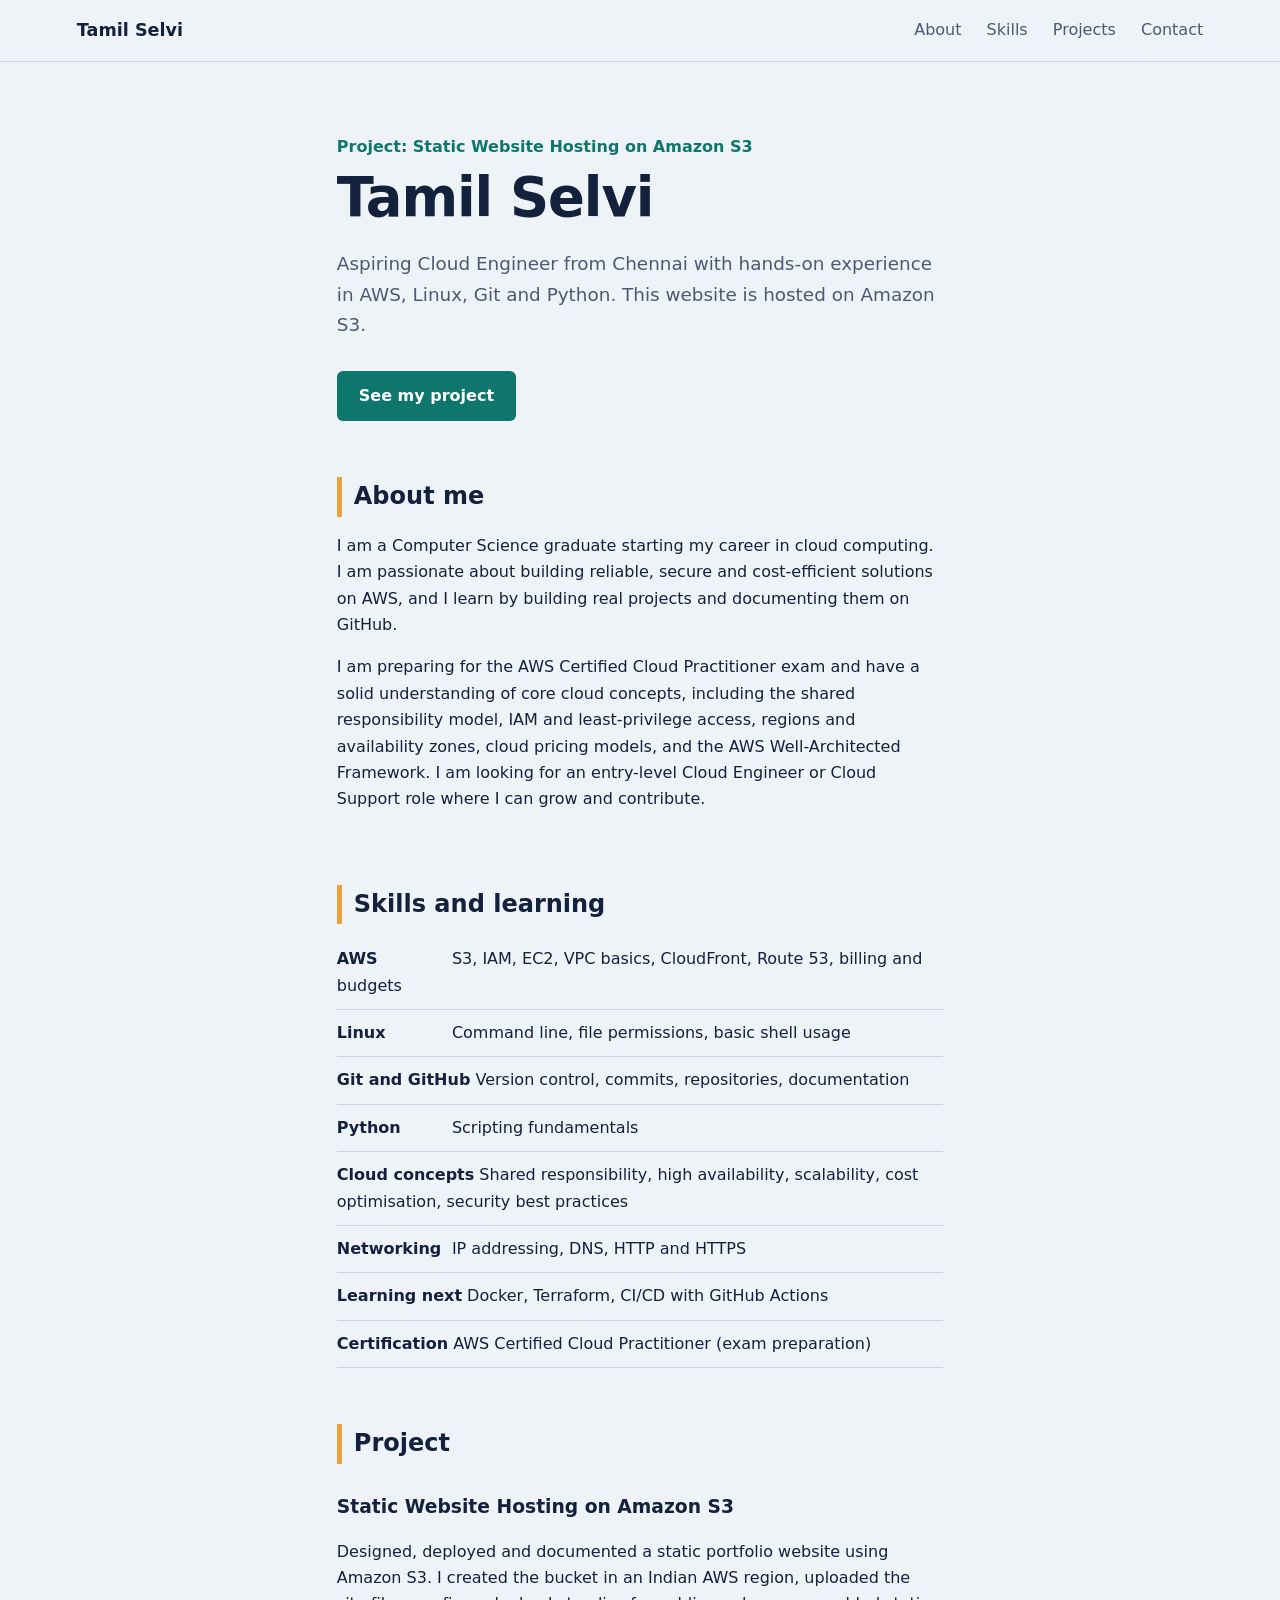
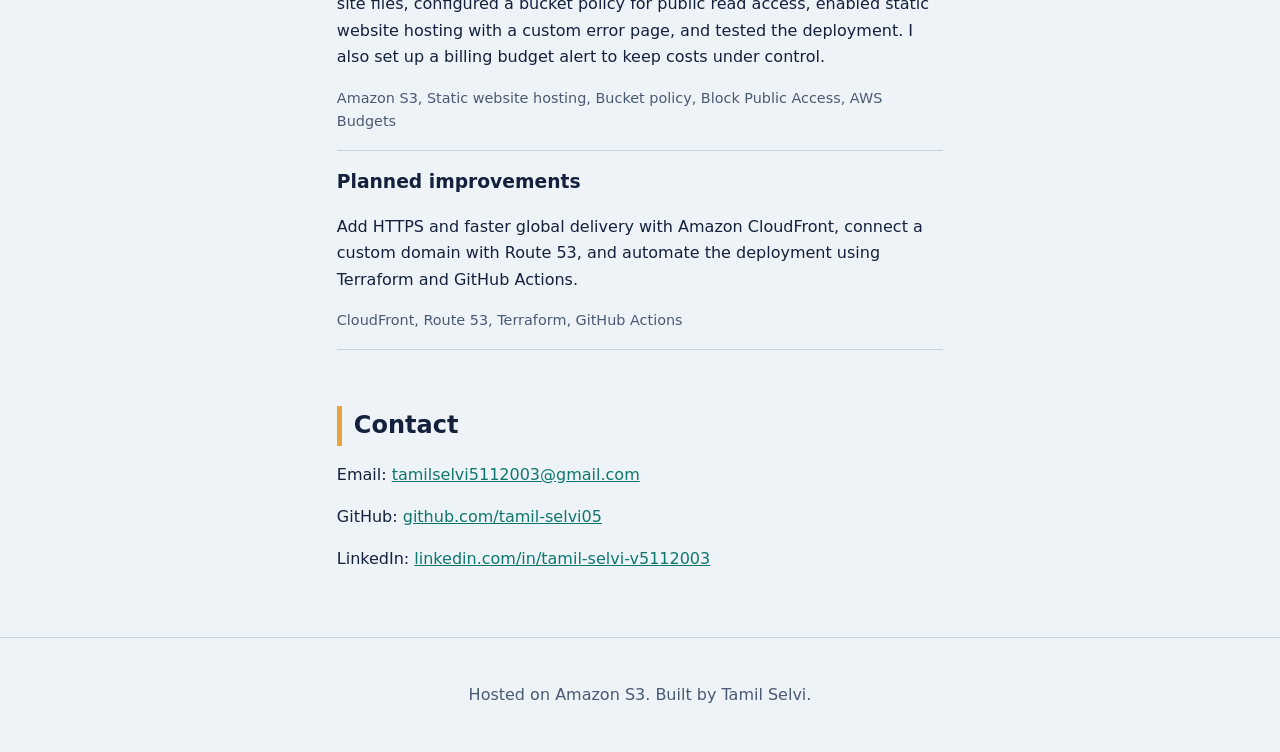
<file: index.html>
<!DOCTYPE html>
<html lang="en">
<head>
  <meta charset="UTF-8">
  <meta name="viewport" content="width=device-width, initial-scale=1">
  <title>Tamil Selvi | Aspiring Cloud Engineer</title>
  <meta name="description" content="Portfolio of Tamil Selvi, a Computer Science graduate building hands-on AWS cloud skills. Project: static website hosting on Amazon S3.">
  <link rel="stylesheet" href="style.css">
</head>
<body>
  <header class="top">
    <a class="brand" href="#home">Tamil Selvi</a>
    <nav>
      <a href="#about">About</a>
      <a href="#skills">Skills</a>
      <a href="#projects">Projects</a>
      <a href="#contact">Contact</a>
    </nav>
  </header>

  <main>
    <section id="home" class="hero">
      <p class="kicker">Project: Static Website Hosting on Amazon S3</p>
      <h1>Tamil Selvi</h1>
      <p class="lead">Aspiring Cloud Engineer from Chennai with hands-on experience in AWS, Linux, Git and Python. This website is hosted on Amazon S3.</p>
      <a class="btn" href="#projects">See my project</a>
    </section>

    <section id="about">
      <h2>About me</h2>
      <p>I am a Computer Science graduate starting my career in cloud computing. I am passionate about building reliable, secure and cost-efficient solutions on AWS, and I learn by building real projects and documenting them on GitHub.</p>
      <p>I am preparing for the AWS Certified Cloud Practitioner exam and have a solid understanding of core cloud concepts, including the shared responsibility model, IAM and least-privilege access, regions and availability zones, cloud pricing models, and the AWS Well-Architected Framework. I am looking for an entry-level Cloud Engineer or Cloud Support role where I can grow and contribute.</p>
    </section>

    <section id="skills">
      <h2>Skills and learning</h2>
      <ul class="skills">
        <li><strong>AWS</strong> S3, IAM, EC2, VPC basics, CloudFront, Route 53, billing and budgets</li>
        <li><strong>Linux</strong> Command line, file permissions, basic shell usage</li>
        <li><strong>Git and GitHub</strong> Version control, commits, repositories, documentation</li>
        <li><strong>Python</strong> Scripting fundamentals</li>
        <li><strong>Cloud concepts</strong> Shared responsibility, high availability, scalability, cost optimisation, security best practices</li>
        <li><strong>Networking</strong> IP addressing, DNS, HTTP and HTTPS</li>
        <li><strong>Learning next</strong> Docker, Terraform, CI/CD with GitHub Actions</li>
        <li><strong>Certification</strong> AWS Certified Cloud Practitioner (exam preparation)</li>
      </ul>
    </section>

    <section id="projects">
      <h2>Project</h2>
      <article class="project">
        <h3>Static Website Hosting on Amazon S3</h3>
        <p>Designed, deployed and documented a static portfolio website using Amazon S3. I created the bucket in an Indian AWS region, uploaded the site files, configured a bucket policy for public read access, enabled static website hosting with a custom error page, and tested the deployment. I also set up a billing budget alert to keep costs under control.</p>
        <p class="tags">Amazon S3, Static website hosting, Bucket policy, Block Public Access, AWS Budgets</p>
      </article>
      <article class="project">
        <h3>Planned improvements</h3>
        <p>Add HTTPS and faster global delivery with Amazon CloudFront, connect a custom domain with Route 53, and automate the deployment using Terraform and GitHub Actions.</p>
        <p class="tags">CloudFront, Route 53, Terraform, GitHub Actions</p>
      </article>
    </section>

    <section id="contact">
      <h2>Contact</h2>
      <p>Email: <a href="mailto:tamilselvi5112003@gmail.com">tamilselvi5112003@gmail.com</a></p>
      <p>GitHub: <a href="https://github.com/tamil-selvi05">github.com/tamil-selvi05</a></p>
      <p>LinkedIn: <a href="https://www.linkedin.com/in/tamil-selvi-v5112003">linkedin.com/in/tamil-selvi-v5112003</a></p>
    </section>
  </main>

  <footer>
    <p>Hosted on Amazon S3. Built by Tamil Selvi.</p>
  </footer>
</body>
</html>
</file>
<file: style.css>
:root {
  --paper: #eef3f7;
  --ink: #14213d;
  --muted: #4a5a73;
  --teal: #0f766e;
  --amber: #e8a33d;
  --line: #c9d5e1;
}
* { box-sizing: border-box; }
html { scroll-behavior: smooth; }
body {
  margin: 0;
  background: var(--paper);
  color: var(--ink);
  font-family: "Segoe UI", system-ui, -apple-system, Arial, sans-serif;
  line-height: 1.65;
}
a { color: var(--teal); }
a:focus-visible, .btn:focus-visible { outline: 3px solid var(--amber); outline-offset: 3px; }
.top {
  display: flex; justify-content: space-between; align-items: center; flex-wrap: wrap; gap: 12px;
  padding: 16px 6vw; border-bottom: 1px solid var(--line);
}
.brand { font-weight: 700; color: var(--ink); text-decoration: none; font-size: 1.1rem; }
nav a { margin-left: 20px; text-decoration: none; color: var(--muted); }
nav a:hover { color: var(--teal); }
main { max-width: 760px; margin: 0 auto; padding: 0 6vw 40px; }
section { padding: 48px 0 8px; }
.hero { padding-top: 72px; }
.kicker { color: var(--teal); font-weight: 600; margin: 0 0 8px; }
h1 { font-size: clamp(2rem, 6vw, 3.4rem); line-height: 1.12; margin: 0 0 20px; letter-spacing: -0.02em; }
h2 { font-size: 1.5rem; margin: 0 0 12px; border-left: 5px solid var(--amber); padding-left: 12px; }
h3 { margin: 0 0 6px; }
.lead { font-size: 1.15rem; color: var(--muted); max-width: 60ch; }
.btn {
  display: inline-block; margin-top: 12px; padding: 12px 22px;
  background: var(--teal); color: #fff; text-decoration: none; border-radius: 6px; font-weight: 600;
}
.btn:hover { background: #0c5e58; }
.skills { list-style: none; padding: 0; margin: 0; }
.skills li { padding: 10px 0; border-bottom: 1px solid var(--line); }
.skills strong { display: inline-block; min-width: 110px; }
.project { padding: 16px 0; border-bottom: 1px solid var(--line); }
.tags { color: var(--muted); font-size: 0.9rem; margin: 6px 0 0; }
footer { text-align: center; color: var(--muted); padding: 28px 6vw; border-top: 1px solid var(--line); }
.notfound { padding-top: 15vh; }
@media (max-width: 520px) { nav a { margin: 0 14px 0 0; } }
@media (prefers-reduced-motion: reduce) { html { scroll-behavior: auto; } }
</file>
